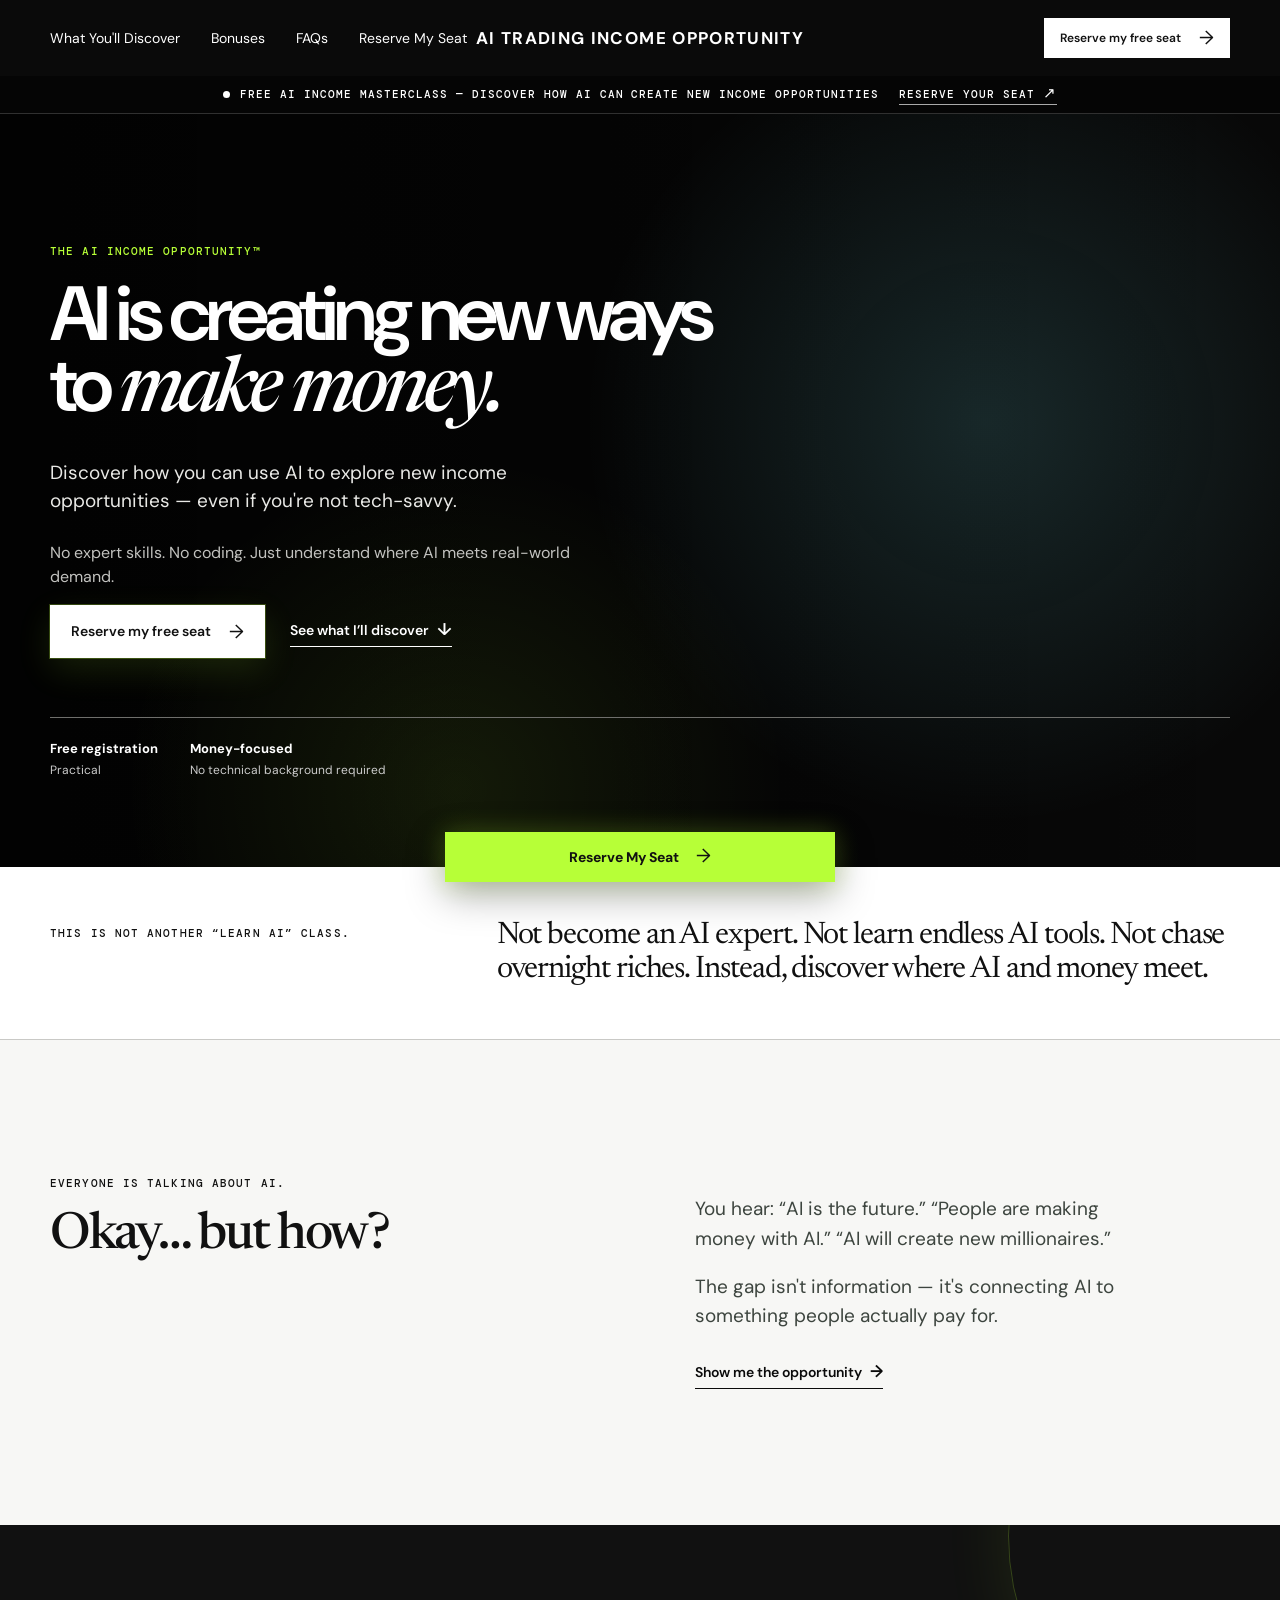
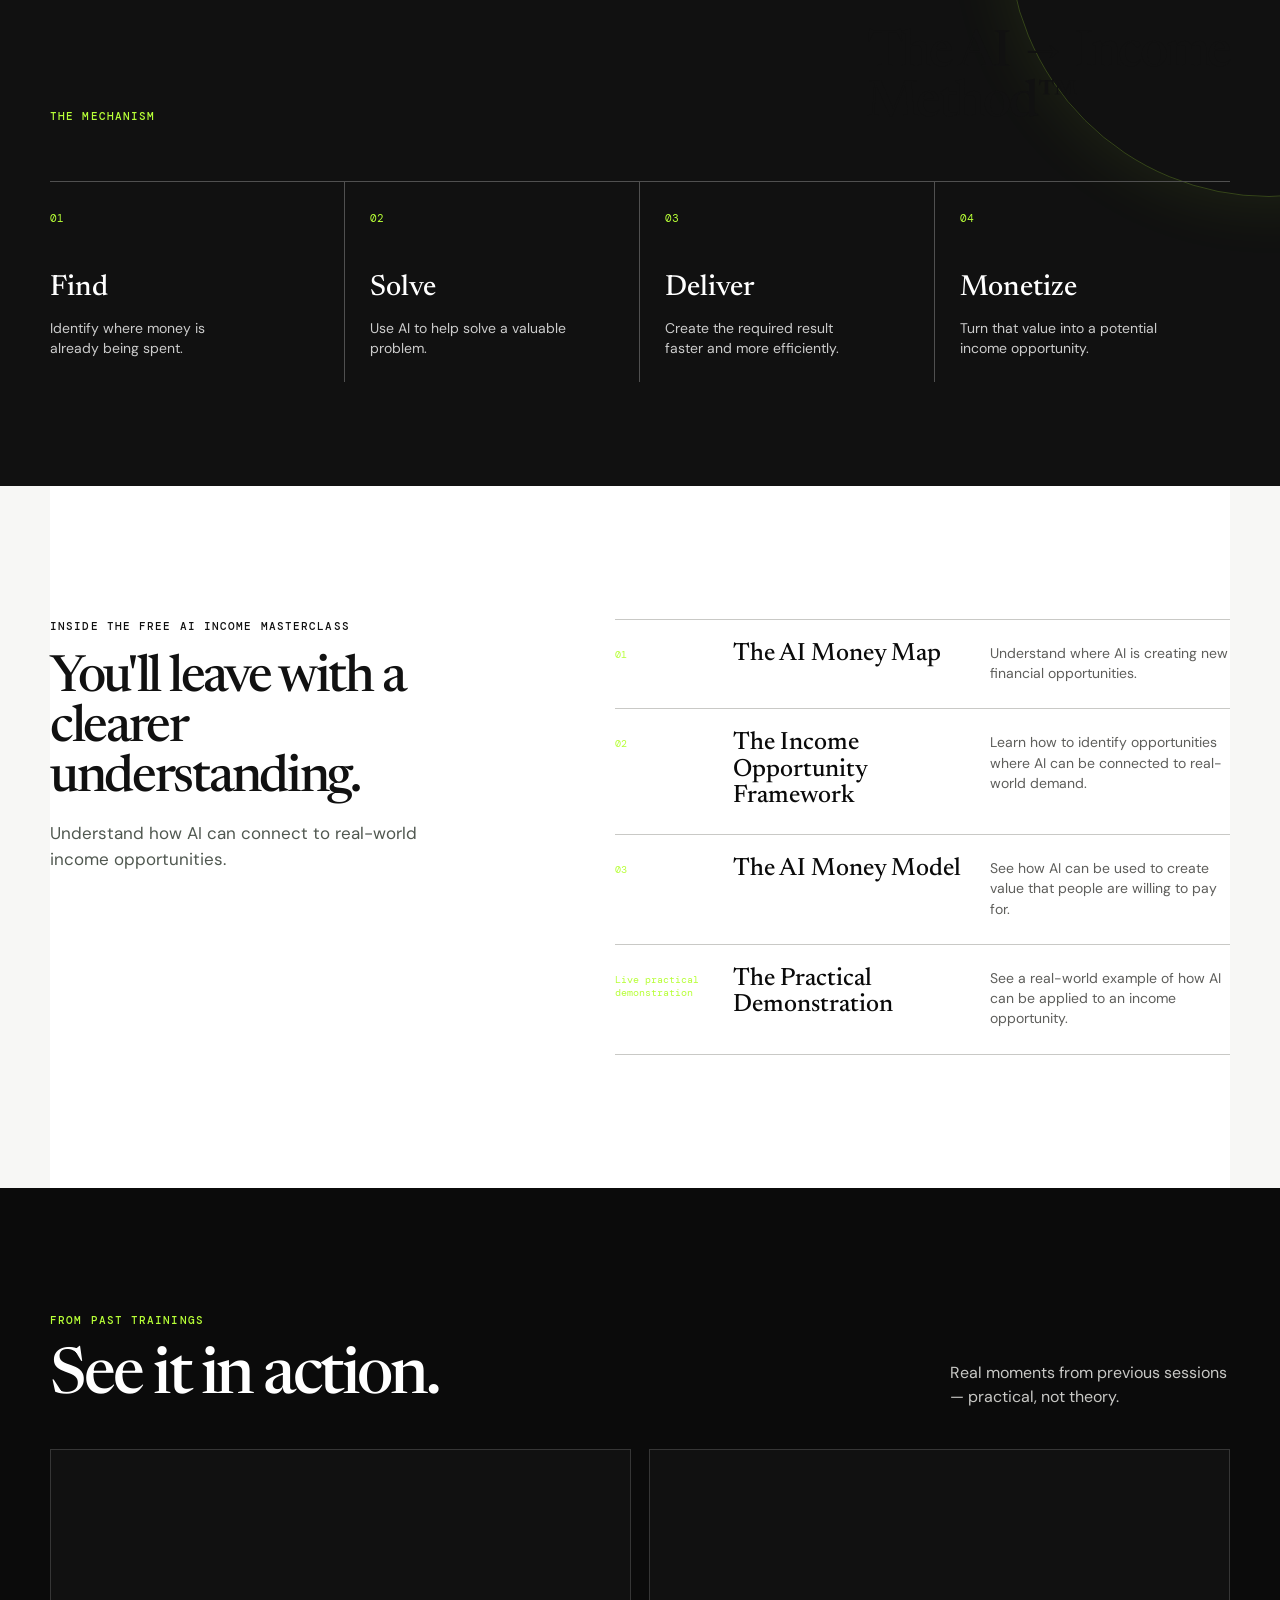
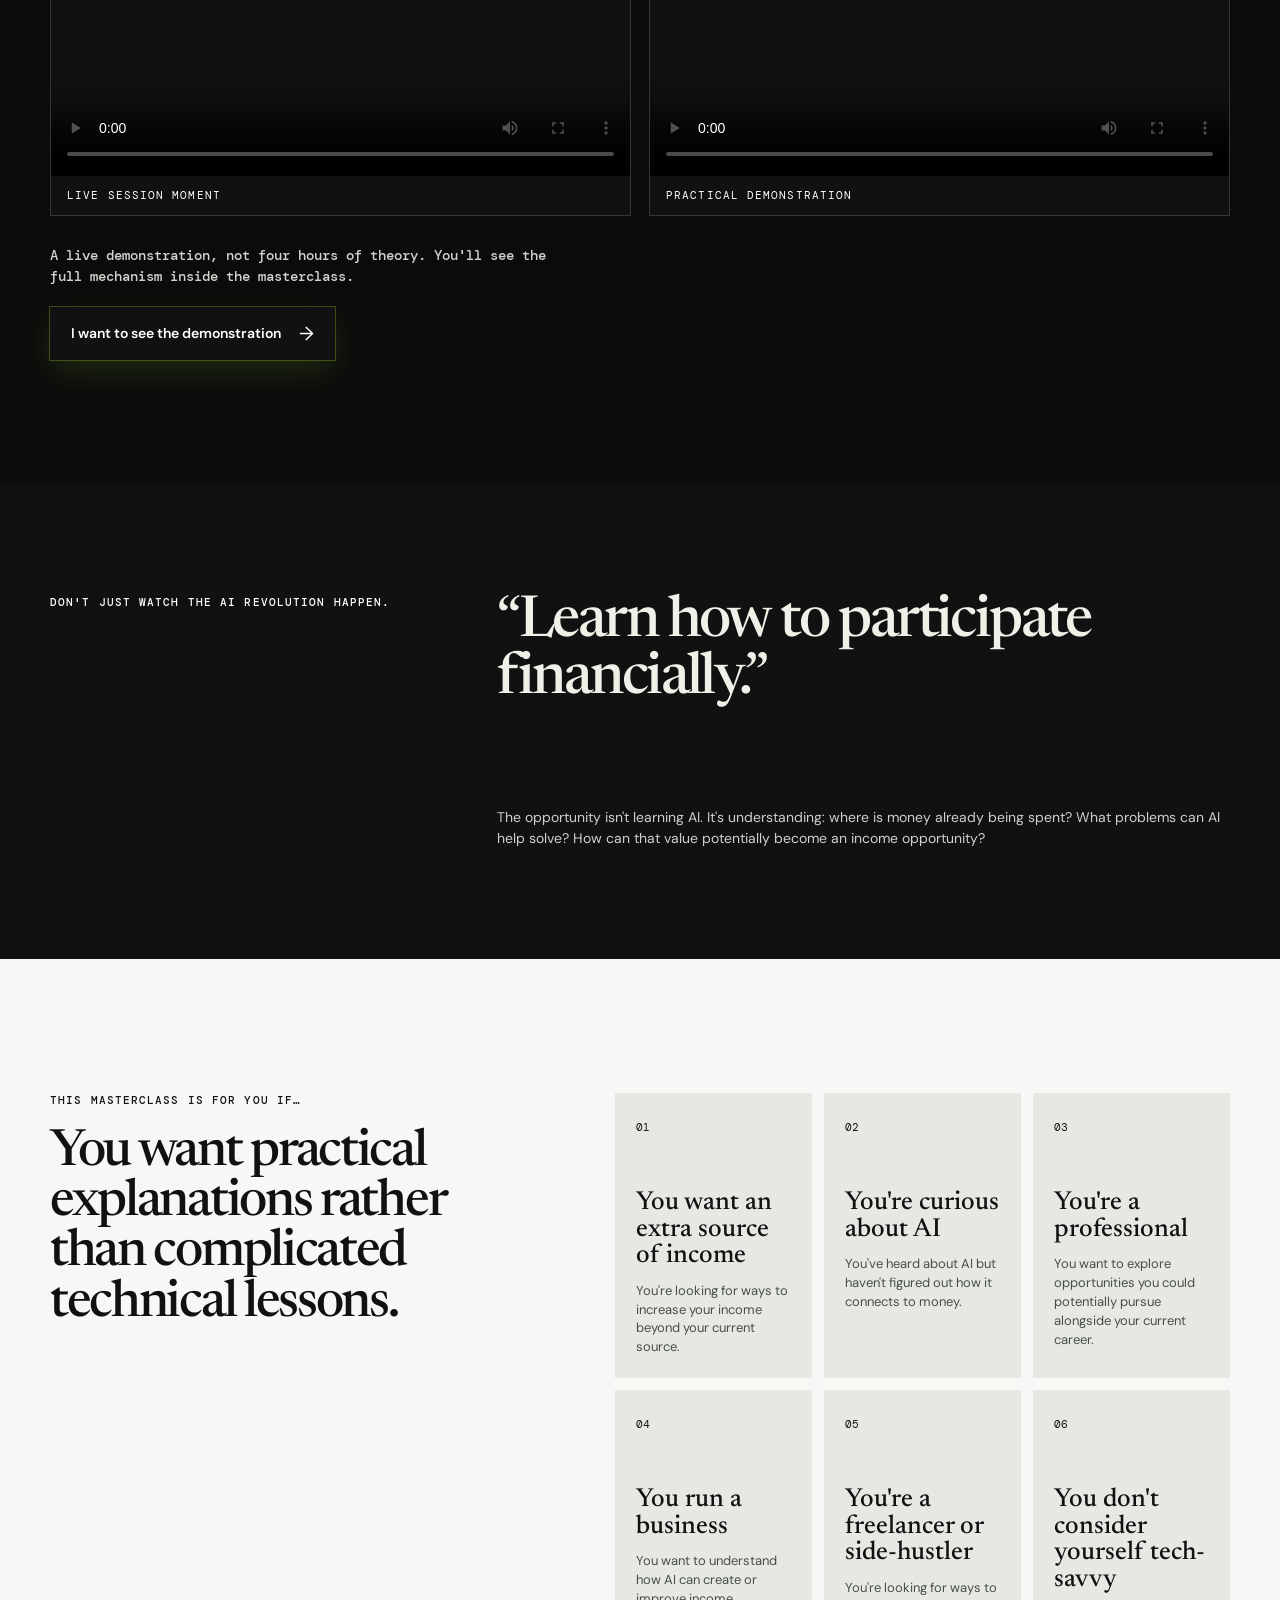
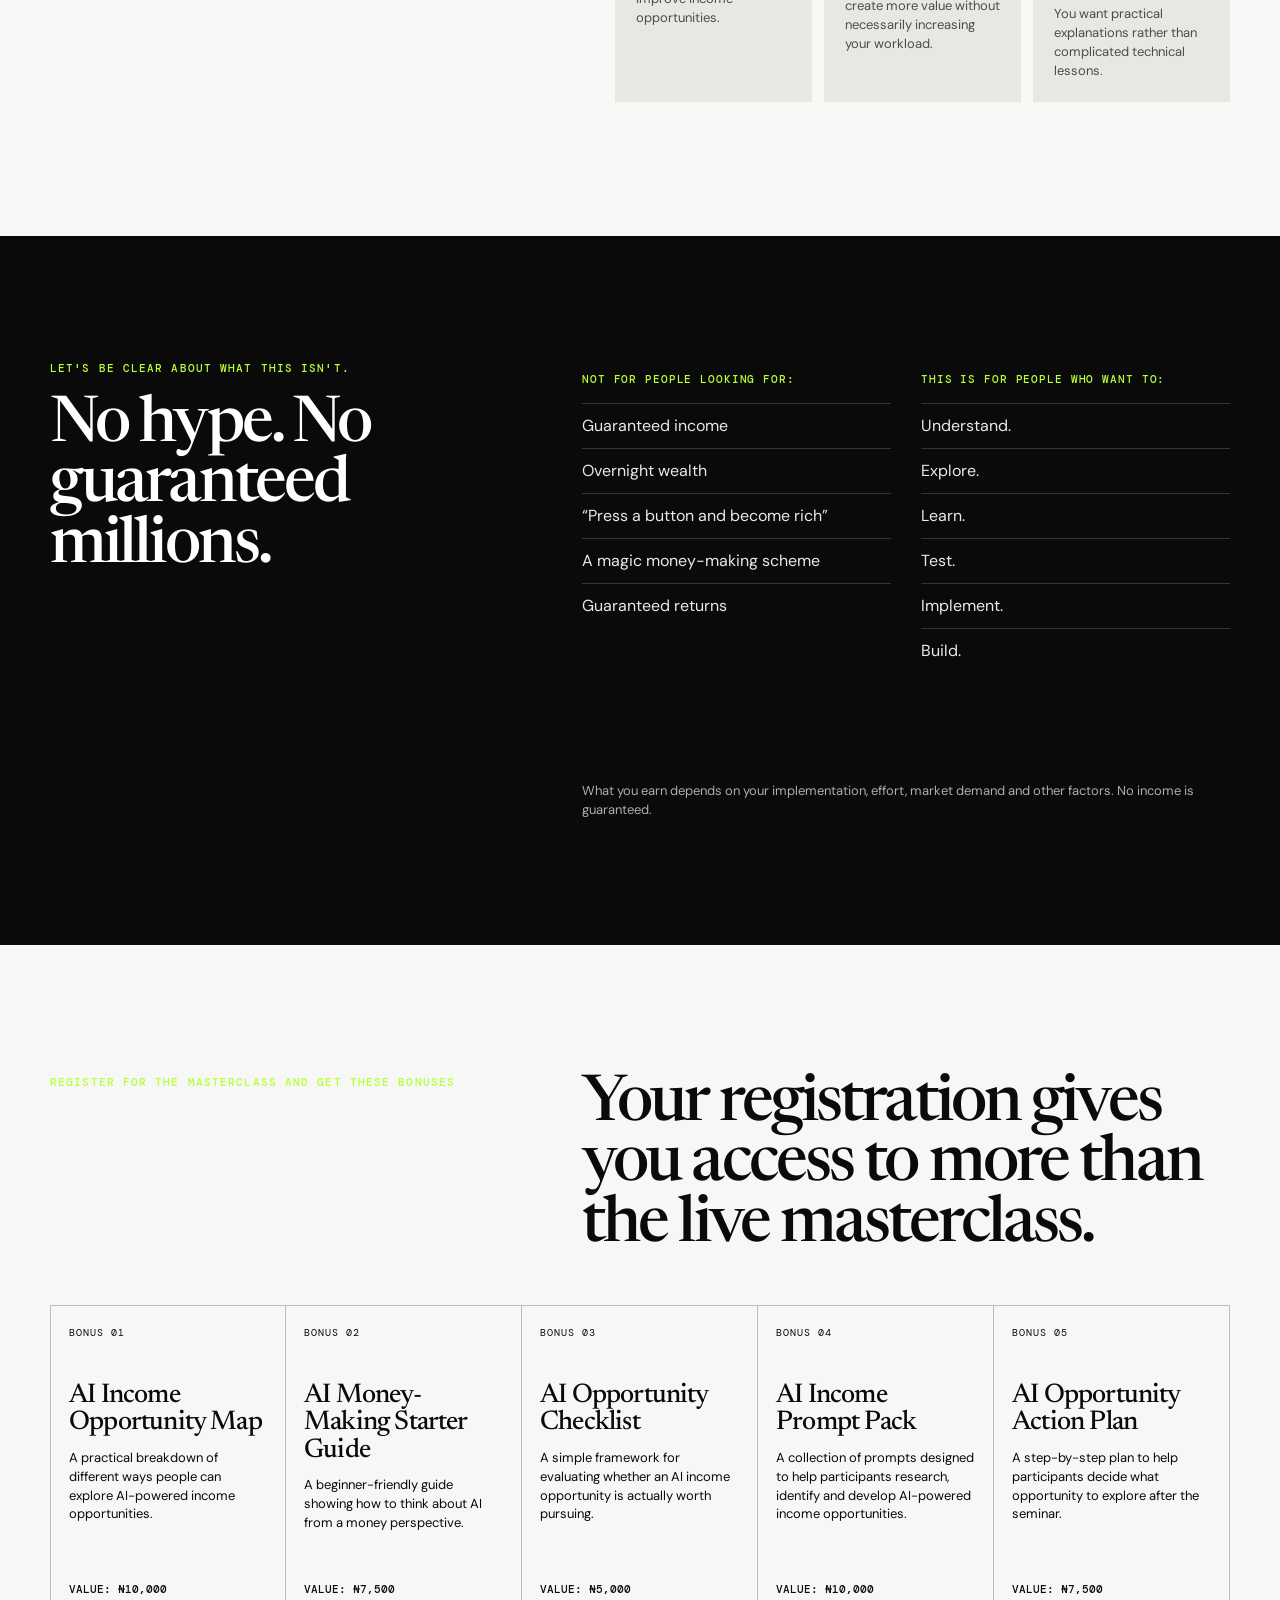
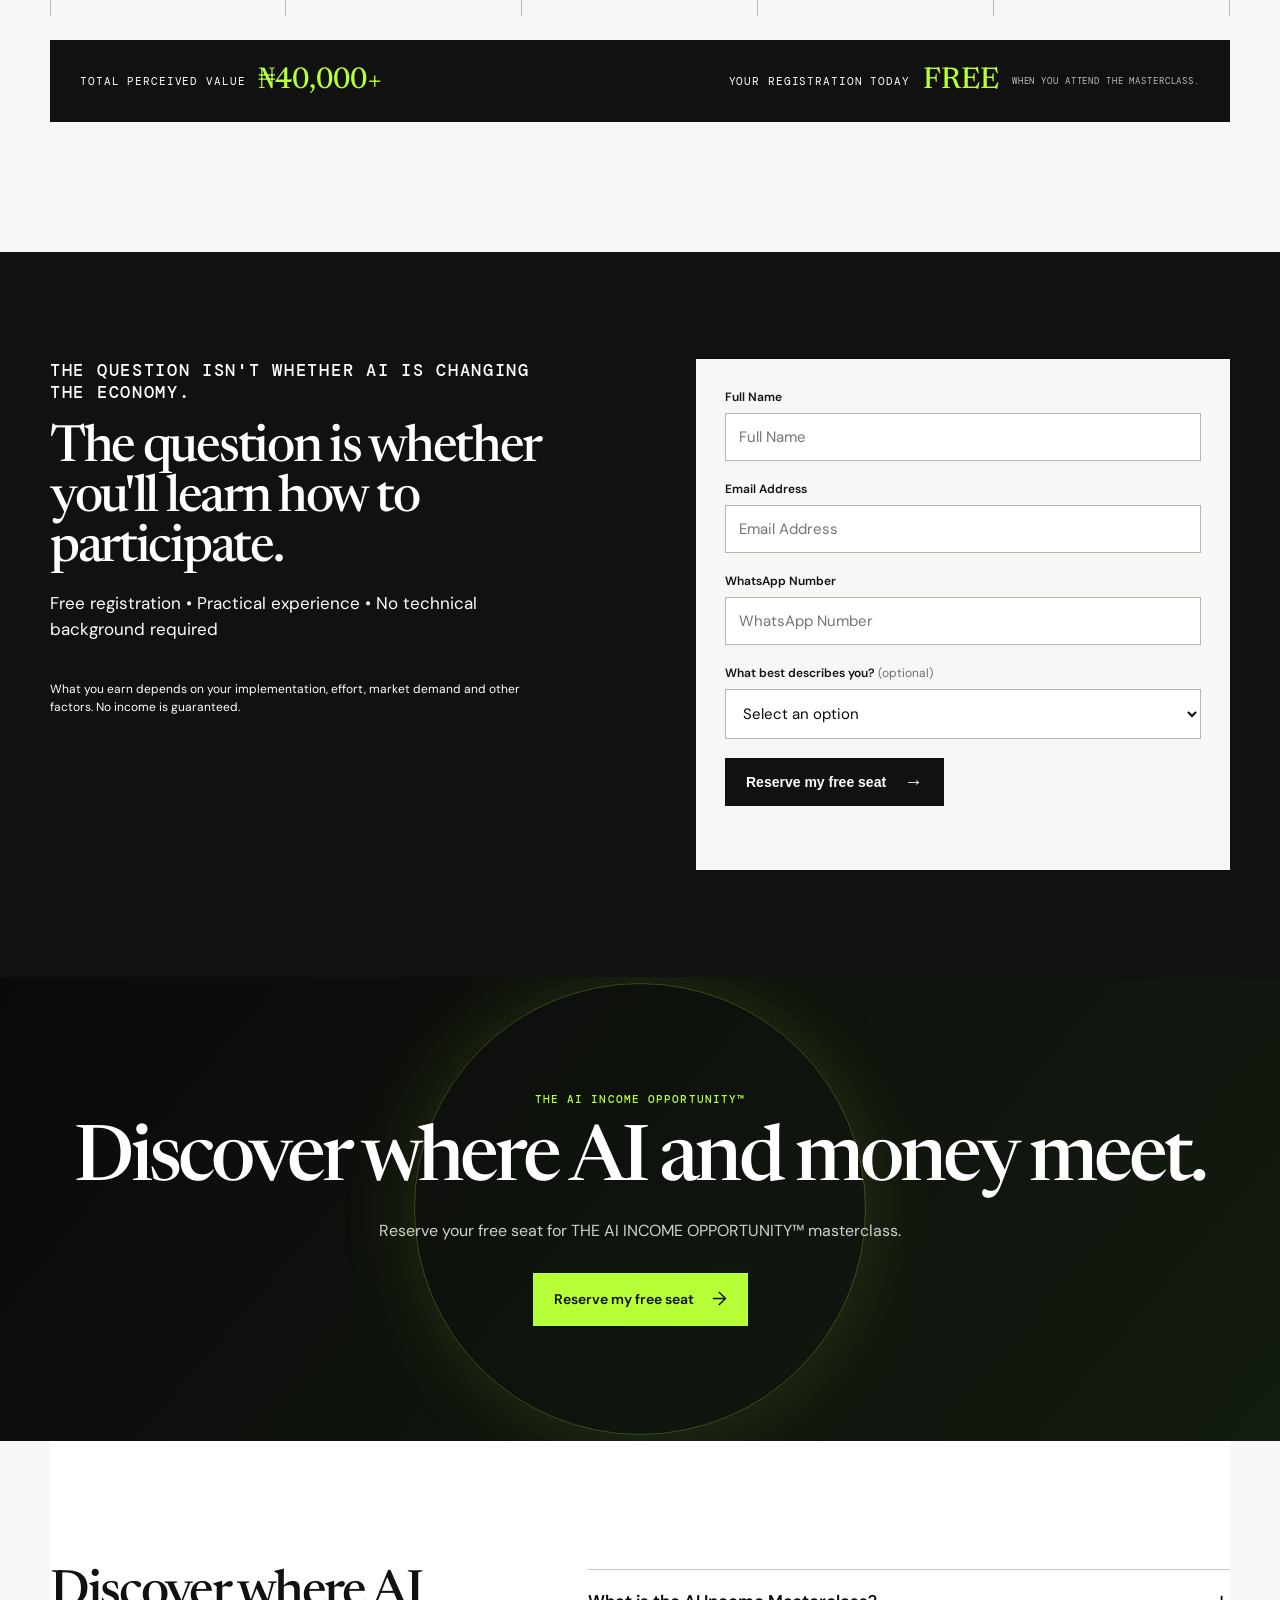
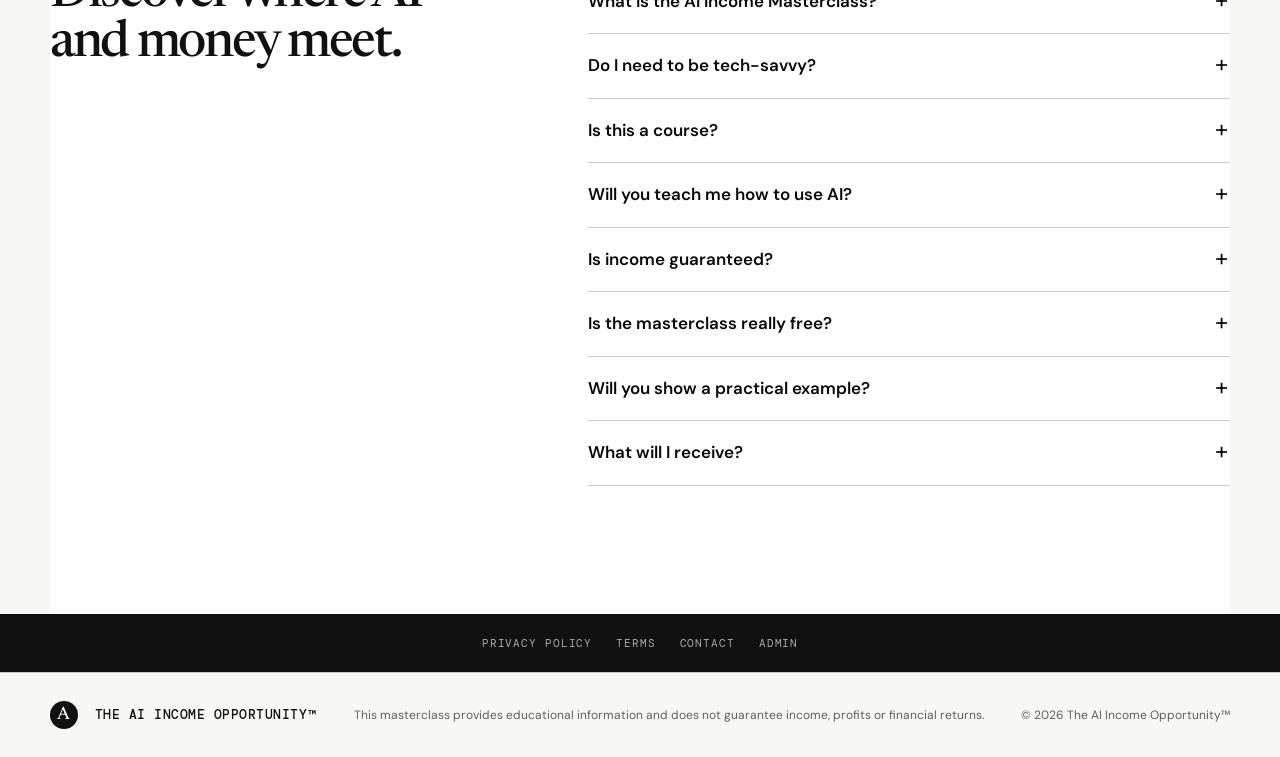
<file: index.html>
<!doctype html>
<html lang="en">
  <head>
    <meta charset="UTF-8" />
    <meta name="viewport" content="width=device-width, initial-scale=1.0" />
    <meta name="description" content="Discover how you can use AI to explore new income opportunities — even if you're not tech-savvy." />
    <title>AI Trading</title>
    <link rel="icon" type="image/png" href="favicon.png" />
    <link rel="preconnect" href="https://fonts.googleapis.com" />
    <link rel="preconnect" href="https://fonts.gstatic.com" crossorigin />
    <link href="https://fonts.googleapis.com/css2?family=DM+Mono:wght@400;500&family=DM+Sans:opsz,wght@9..40,400;9..40,500;9..40,600;9..40,700&family=Newsreader:opsz,wght@6..72,500;6..72,600&display=swap" rel="stylesheet" />
    <link rel="stylesheet" href="styles.css" />
    <style>
      /* Monochrome art direction and restrained motion layer */
      :root{--ink:#0a0a0a;--paper:#f7f7f5;--cream:#fff;--sage:#e7e7e5;--green:#111;--orange:#111;--line:#c9c9c6;--muted:#5e5e5b}
      body{background:var(--paper)}.announcement{background:#050505;color:#fff;border-bottom:1px solid #303030}.announcement a{color:#fff;border-color:#aaa}.status-dot{background:#fff}.site-header{background:#0a0a0a;width:100%;padding:0 max(32px,calc((100% - 1180px)/2));height:76px}.site-header .brand,nav a{color:#fff}.brand span{background:#fff;color:#0a0a0a}.site-header .button{background:#fff;color:#111;border-color:#fff}.site-header .button:hover{background:#dadada}.hero{width:100%;max-width:none;min-height:670px;padding:0;display:block;position:relative;isolation:isolate;overflow:hidden;background:#0a0a0a}.hero-copy{width:min(1180px,calc(100% - 64px));margin:auto;padding:130px 0 88px;position:relative;z-index:2}.hero-media{position:absolute;inset:0;z-index:-2;overflow:hidden}.hero-media video{width:100%;height:100%;object-fit:cover;filter:grayscale(1) contrast(1.1) brightness(.62)}.hero-media::after{content:"";position:absolute;inset:0;background:linear-gradient(90deg,rgba(0,0,0,.82) 0%,rgba(0,0,0,.61) 46%,rgba(0,0,0,.2) 100%)}.hero .eyebrow{color:#dadada}.hero h1{max-width:670px;color:#fff;font-family:"DM Sans",sans-serif;font-size:clamp(50px,6vw,88px);font-weight:600;line-height:.92;letter-spacing:-.065em;animation:rise .8s cubic-bezier(.2,.8,.2,1) both}.hero h1 em{color:#fff;font-family:"Newsreader",serif;font-weight:500}.hero-intro,.hero-support{max-width:570px;color:#e9e9e6}.hero-intro{animation:rise .8s .12s cubic-bezier(.2,.8,.2,1) both}.hero-support{color:#c2c2bf}.hero-actions{animation:rise .8s .22s cubic-bezier(.2,.8,.2,1) both}.hero .button{background:#fff;color:#111;border-color:#fff}.hero .button:hover{background:#d9d9d9}.hero .text-link{color:#fff;border-color:#fff}.hero-details{border-color:#6f6f6c;animation:rise .8s .32s cubic-bezier(.2,.8,.2,1) both}.hero-details strong{color:#fff}.hero-details span{color:#ccc}.hero-art{display:none}.proof-band{background:#fff;color:#111;border-bottom:1px solid var(--line)}.proof-band .eyebrow{color:#111}.split-section{background:#f7f7f5}.split-section h2,.framework-heading h2,.agenda-intro h2,.audience-section h2,.faq-grid h2,.register-section h2{color:#111}.framework-wrap{background:#111;color:#fff}.framework-heading .eyebrow,.framework span{color:#fff}.framework{border-color:#505050}.framework li,.framework li+li{border-color:#505050}.framework p{color:#ccc}.framework h3{color:#fff}.agenda-section{background:#fff}.agenda-list article{transition:padding .25s ease,background .25s ease}.agenda-list article:hover{padding-left:15px;background:#f0f0ee}.agenda-list span{color:#111}.quote-section{background:#111}.quote-section .eyebrow{color:#fff}.quote-note{color:#cfcfcb}.audience-section{background:#f7f7f5}.audience-cards article,.audience-cards article:nth-child(2),.audience-cards article:nth-child(3){background:#e7e7e4;color:#111;transition:transform .25s ease,background .25s ease}.audience-cards article:hover{transform:translateY(-7px);background:#fff}.audience-cards span{color:#111}.register-section{background:#111;color:#fff}.register-section .eyebrow{color:#fff}.register-section h2,.register-section>div>div>p{color:#fff}.small-print{color:#c5c5c0}.register-section form{background:#f7f7f5;color:#111}.register-section form .button{background:#111;color:#fff}.faq-section{background:#fff}.footer-inner{color:#111}.footer-inner .brand{color:#111}.footer-inner .brand span{background:#111;color:#fff}@keyframes rise{from{opacity:0;transform:translateY(22px)}to{opacity:1;transform:translateY(0)}}@keyframes reveal{from{opacity:0;transform:translateY(30px)}to{opacity:1;transform:translateY(0)}}.framework li,.agenda-list article,.audience-cards article,.faq-grid details{animation:reveal .7s both;animation-timeline:view();animation-range:entry 5% cover 26%}@media(prefers-reduced-motion:reduce){*,*::before,*::after{scroll-behavior:auto!important;animation-duration:.01ms!important;animation-iteration-count:1!important;transition-duration:.01ms!important}}@media(max-width:600px){.site-header{padding:0 18px}.hero-copy{width:min(100% - 36px,1180px);padding:98px 0 70px}.hero{min-height:620px}.hero-media::after{background:rgba(0,0,0,.58)}}
    </style>
    <style>
      :root{--neon:#b7ff37;--neon-blue:#83f5ff;--night:#070707}
      .site-header .brand span{box-shadow:0 0 22px rgba(183,255,55,.28)}.hero::before{content:"";position:absolute;inset:-40%;z-index:-1;background:radial-gradient(circle at 65% 45%,rgba(131,245,255,.14),transparent 24%),radial-gradient(circle at 42% 72%,rgba(183,255,55,.09),transparent 20%);animation:halo 10s ease-in-out infinite alternate}.hero .eyebrow,.agenda-list span{color:var(--neon)}.hero .button,.training-cta{box-shadow:0 0 0 1px rgba(183,255,55,.25),0 12px 35px rgba(183,255,55,.12)}.hero .button:hover,.training-cta:hover{box-shadow:0 0 30px rgba(183,255,55,.48)}.framework-wrap{position:relative;overflow:hidden}.framework-wrap::after{content:"";position:absolute;width:520px;height:520px;right:-250px;top:-250px;border:1px solid rgba(183,255,55,.22);border-radius:50%;box-shadow:0 0 70px rgba(183,255,55,.09)}.framework-heading,.framework{position:relative;z-index:1}.framework-heading .eyebrow,.framework span{color:var(--neon)}.training-section{padding:125px 0;background:#0b0b0b;color:#fff}.training-heading{display:flex;justify-content:space-between;align-items:end;margin-bottom:40px}.training-heading .eyebrow,.bonuses-section .eyebrow{color:var(--neon)}.training-heading h2,.bonuses-intro h2{font:500 clamp(44px,5vw,68px)/.95 "Newsreader",serif;letter-spacing:-.045em;margin:0}.training-heading>p{max-width:280px;color:#c8c8c5;margin:0}.training-grid{display:grid;grid-template-columns:1fr 1fr;gap:18px}.training-grid figure{margin:0;position:relative;overflow:hidden;border:1px solid #363636;background:#111}.training-grid video{width:100%;display:block;aspect-ratio:16/9;object-fit:cover;filter:grayscale(1) contrast(1.08);transition:filter .3s ease,transform .4s ease}.training-grid figure:hover video{filter:grayscale(0) contrast(1.04);transform:scale(1.025)}.training-grid figcaption{padding:13px 16px;text-transform:uppercase;font:11px "DM Mono",monospace;letter-spacing:.1em}.training-note{max-width:530px;margin:29px 0 20px;color:#d3d3ce;font:500 14px/1.5 "DM Mono",monospace}.clarity-section{padding:125px 0;background:#0a0a0a;color:#fff}.clarity-grid{display:grid;grid-template-columns:.8fr 1.2fr;gap:100px}.clarity-section .eyebrow{color:var(--neon)}.clarity-section h2{font:500 clamp(44px,5vw,68px)/.95 "Newsreader",serif;letter-spacing:-.045em;margin:0}.clarity-lists{display:grid;grid-template-columns:1fr 1fr;gap:30px}.list-label{font:500 11px "DM Mono",monospace;color:var(--neon);letter-spacing:.08em;text-transform:uppercase}.clarity-lists ul{list-style:none;margin:17px 0 0;padding:0}.clarity-lists li{padding:10px 0;border-top:1px solid #343434;color:#e9e9e7}.clarity-note{grid-column:2;font-size:13px;color:#adada8;margin:8px 0 0}.bonuses-section{padding:130px 0;background:#f7f7f5}.bonuses-intro{display:grid;grid-template-columns:.8fr 1.2fr;gap:100px;margin-bottom:48px}.bonus-grid{display:grid;grid-template-columns:repeat(5,1fr);border-top:1px solid #bbb}.bonus-grid article{min-height:310px;padding:20px 18px;border-right:1px solid #bbb;display:flex;flex-direction:column;transition:background .25s ease,color .25s ease,transform .25s ease}.bonus-grid article:first-child{border-left:1px solid #bbb}.bonus-grid article:hover{background:#111;color:#fff;transform:translateY(-8px)}.bonus-grid span{font:10px "DM Mono",monospace;letter-spacing:.1em;text-transform:uppercase}.bonus-grid h3{margin:43px 0 12px;font:500 27px/1.02 "Newsreader",serif;letter-spacing:-.03em}.bonus-grid p{font-size:13px;line-height:1.45;margin:0}.bonus-grid strong{margin-top:auto;padding-top:20px;font:500 11px "DM Mono",monospace;text-transform:uppercase}.value-bar{margin-top:24px;background:#111;color:#fff;padding:26px 30px;display:flex;justify-content:space-between;gap:40px;text-transform:uppercase;font:11px "DM Mono",monospace;letter-spacing:.08em}.value-bar span{display:flex;align-items:center;gap:13px}.value-bar strong{font:500 30px "Newsreader",serif;letter-spacing:0;color:var(--neon)}.value-bar small{color:#bdbdb8}.final-cta{background:linear-gradient(130deg,#0a0a0a,#131c10);color:#fff;padding:115px 0;text-align:center;position:relative;overflow:hidden}.final-cta::before{content:"";position:absolute;width:450px;height:450px;border-radius:50%;border:1px solid rgba(183,255,55,.25);box-shadow:0 0 80px rgba(183,255,55,.13);left:50%;top:50%;transform:translate(-50%,-50%)}.final-cta>div{position:relative}.final-cta .eyebrow{color:var(--neon)}.final-cta h2{font:500 clamp(48px,6vw,82px)/.92 "Newsreader",serif;letter-spacing:-.05em;margin:0}.final-cta p:not(.eyebrow){color:#d0d0cc;margin:21px 0 30px}.final-cta .button{background:var(--neon);border-color:var(--neon);color:#111}.final-cta .button:hover{box-shadow:0 0 35px rgba(183,255,55,.5);background:#d0ff78}@keyframes halo{to{transform:translate(7%,4%) scale(1.1)}}@media(max-width:900px){.training-heading,.bonuses-intro,.clarity-grid{grid-template-columns:1fr;display:grid;gap:28px}.bonus-grid{grid-template-columns:repeat(2,1fr)}.bonus-grid article:nth-child(3){border-left:1px solid #bbb}.clarity-note{grid-column:auto}.audience-cards{grid-template-columns:repeat(2,1fr)}}@media(max-width:600px){.training-section,.clarity-section,.bonuses-section{padding:75px 0}.training-heading{display:block}.training-heading>p{margin-top:18px}.training-grid,.clarity-lists{grid-template-columns:1fr}.bonus-grid{grid-template-columns:1fr}.bonus-grid article,.bonus-grid article:first-child,.bonus-grid article:nth-child(3){border-left:1px solid #bbb;min-height:210px}.bonus-grid h3{margin-top:22px}.value-bar{padding:22px;align-items:flex-start;flex-direction:column;gap:17px}.value-bar span{flex-wrap:wrap}.audience-cards{grid-template-columns:1fr}.final-cta{padding:80px 0}}
    </style>
    <style>.legal-links{display:flex;justify-content:center;gap:24px;padding:22px;background:#111}.legal-links a{color:#aaa;font:11px "DM Mono",monospace;text-decoration:none;text-transform:uppercase;letter-spacing:.08em}.legal-links a:hover{color:var(--neon)}.site-header{position:fixed;top:0;left:0;z-index:900}.site-header .brand{position:absolute;left:50%;transform:translateX(-50%);font:700 17px "DM Sans",sans-serif;letter-spacing:.08em;text-align:center}.site-header .brand span{display:none}body{padding-top:76px}.sticky-seat{position:fixed;z-index:1000;left:50%;bottom:18px;transform:translateX(-50%);width:min(390px,calc(100% - 36px));padding:15px 22px;background:var(--neon);border:1px solid var(--neon);box-shadow:0 12px 38px rgba(0,0,0,.34),0 0 26px rgba(183,255,55,.28);color:#111;font:700 14px "DM Sans",sans-serif;text-align:center;text-decoration:none;transition:transform .2s ease,box-shadow .2s ease}.sticky-seat:hover{transform:translateX(-50%) translateY(-3px);box-shadow:0 16px 42px rgba(0,0,0,.4),0 0 34px rgba(183,255,55,.42)}.sticky-seat span{font-size:19px;font-weight:400;line-height:0;margin-left:14px}@media(max-width:600px){body{padding-top:67px}.site-header .brand{font-size:12px;letter-spacing:.05em}.legal-links{gap:16px}.sticky-seat{bottom:12px;padding:14px 18px;width:calc(100% - 24px)}}</style>
  </head>
  <body>
    <div class="announcement"><span class="status-dot"></span> Free AI Income Masterclass — Discover how AI can create new income opportunities <a href="#register">Reserve your seat <span>↗</span></a></div>
    <header class="site-header">
      <a class="brand" href="#top" aria-label="AI Trading Income Opportunity home">AI TRADING INCOME OPPORTUNITY</a>
      <nav aria-label="Primary navigation"><a href="#discover">What You'll Discover</a><a href="#bonuses">Bonuses</a><a href="#faqs">FAQs</a><a href="#register">Reserve My Seat</a></nav>
      <a class="button button-small" href="#register">Reserve my free seat <span>→</span></a>
    </header>

    <main id="top">
      <section class="hero section-shell">
        <div class="hero-media" aria-hidden="true"><video autoplay muted loop playsinline preload="metadata" poster="https://aiincomeopportunity.lovable.app/__l5e/assets-v1/8ece375e-af40-49a6-9e4c-bea963bdabbd/training-1-poster.jpg"><source src="https://aiincomeopportunity.lovable.app/__l5e/assets-v1/ef4cfc10-b33c-4772-bc70-ac91feba5f12/training-1.mp4" type="video/mp4" /></video></div>
        <div class="hero-copy">
          <p class="eyebrow">The AI Income Opportunity™</p>
          <h1>AI is creating new ways to <em>make money.</em></h1>
          <p class="hero-intro">Discover how you can use AI to explore new income opportunities — even if you're not tech-savvy.</p>
          <p class="hero-support">No expert skills. No coding. Just understand where AI meets real-world demand.</p>
          <div class="hero-actions"><a class="button" href="#register">Reserve my free seat <span>→</span></a><a class="text-link" href="#discover">See what I’ll discover <span>↓</span></a></div>
          <ul class="hero-details" aria-label="Masterclass details"><li><strong>Free registration</strong><span>Practical</span></li><li><strong>Money-focused</strong><span>No technical background required</span></li></ul>
        </div>
        <div class="hero-art" aria-label="Abstract illustration of a path from insight to service to income" role="img">
          <div class="art-label art-label-top">WHERE AI MEETS REAL-WORLD DEMAND</div>
          <div class="orbit orbit-one"></div><div class="orbit orbit-two"></div>
          <div class="route"><span class="route-point point-one">01</span><span class="route-point point-two">02</span><span class="route-point point-three">03</span></div>
          <div class="art-card card-one"><small>FIND</small><strong>Where money is already being spent</strong></div>
          <div class="art-card card-two"><small>SOLVE</small><strong>Use AI to help solve a valuable problem</strong></div>
          <div class="art-card card-three"><small>MONETIZE</small><strong>Turn value into opportunity</strong></div>
          <div class="art-stamp">AI → VALUE<br />→ INCOME</div>
        </div>
      </section>

      <section class="proof-band"><div class="section-shell proof-grid"><p class="eyebrow">This is not another “learn AI” class.</p><p class="proof-statement">Not become an AI expert. Not learn endless AI tools. Not chase overnight riches. Instead, discover where AI and money meet.</p></div></section>

      <section class="section-shell split-section" id="approach">
        <div><p class="eyebrow">Everyone is talking about AI.</p><h2>Okay… but how?</h2></div>
        <div class="body-copy"><p>You hear: “AI is the future.” “People are making money with AI.” “AI will create new millionaires.”</p><p>The gap isn't information — it's connecting AI to something people actually pay for.</p><a class="text-link" href="#approach">Show me the opportunity <span>→</span></a></div>
      </section>

      <section class="framework-wrap"><div class="section-shell"><div class="framework-heading"><p class="eyebrow">The mechanism</p><h2>The AI → Income<br />Method™</h2></div><ol class="framework"><li><span>01</span><div><h3>Find</h3><p>Identify where money is already being spent.</p></div></li><li><span>02</span><div><h3>Solve</h3><p>Use AI to help solve a valuable problem.</p></div></li><li><span>03</span><div><h3>Deliver</h3><p>Create the required result faster and more efficiently.</p></div></li><li><span>04</span><div><h3>Monetize</h3><p>Turn that value into a potential income opportunity.</p></div></li></ol></div></section>

      <section class="section-shell agenda-section" id="discover">
        <div class="agenda-intro"><p class="eyebrow">Inside the free AI income masterclass</p><h2>You'll leave with a clearer understanding.</h2><p>Understand how AI can connect to real-world income opportunities.</p></div>
        <div class="agenda-list"><article><span>01</span><h3>The AI Money Map</h3><p>Understand where AI is creating new financial opportunities.</p></article><article><span>02</span><h3>The Income Opportunity Framework</h3><p>Learn how to identify opportunities where AI can be connected to real-world demand.</p></article><article><span>03</span><h3>The AI Money Model</h3><p>See how AI can be used to create value that people are willing to pay for.</p></article><article><span>Live practical demonstration</span><h3>The Practical Demonstration</h3><p>See a real-world example of how AI can be applied to an income opportunity.</p></article></div>
      </section>

      <section class="training-section"><div class="section-shell"><div class="training-heading"><div><p class="eyebrow">From past trainings</p><h2>See it in action.</h2></div><p>Real moments from previous sessions — practical, not theory.</p></div><div class="training-grid"><figure><video controls preload="metadata" poster="https://aiincomeopportunity.lovable.app/__l5e/assets-v1/8ece375e-af40-49a6-9e4c-bea963bdabbd/training-1-poster.jpg"><source src="https://aiincomeopportunity.lovable.app/__l5e/assets-v1/ef4cfc10-b33c-4772-bc70-ac91feba5f12/training-1.mp4" type="video/mp4" /></video><figcaption>Live session moment</figcaption></figure><figure><video controls preload="metadata" poster="https://aiincomeopportunity.lovable.app/__l5e/assets-v1/ab4ba5a8-8a8f-44df-b147-c9dd3ab291fc/training-2-poster.jpg"><source src="https://aiincomeopportunity.lovable.app/__l5e/assets-v1/43f016a4-5deb-4037-a8da-1e3332b26d99/training-2.mp4" type="video/mp4" /></video><figcaption>Practical demonstration</figcaption></figure></div><p class="training-note">A live demonstration, not four hours of theory. You'll see the full mechanism inside the masterclass.</p><a class="button training-cta" href="#register">I want to see the demonstration <span>→</span></a></div></section>

      <section class="quote-section"><div class="section-shell quote-grid"><p class="eyebrow">Don't just watch the AI revolution happen.</p><blockquote>“Learn how to participate financially.”</blockquote><p class="quote-note">The opportunity isn't learning AI. It's understanding: where is money already being spent? What problems can AI help solve? How can that value potentially become an income opportunity?</p></div></section>

      <section class="section-shell audience-section"><div><p class="eyebrow">This masterclass is for you if…</p><h2>You want practical explanations rather than complicated technical lessons.</h2></div><div class="audience-cards"><article><span>01</span><h3>You want an extra source of income</h3><p>You're looking for ways to increase your income beyond your current source.</p></article><article><span>02</span><h3>You're curious about AI</h3><p>You've heard about AI but haven't figured out how it connects to money.</p></article><article><span>03</span><h3>You're a professional</h3><p>You want to explore opportunities you could potentially pursue alongside your current career.</p></article><article><span>04</span><h3>You run a business</h3><p>You want to understand how AI can create or improve income opportunities.</p></article><article><span>05</span><h3>You're a freelancer or side-hustler</h3><p>You're looking for ways to create more value without necessarily increasing your workload.</p></article><article><span>06</span><h3>You don't consider yourself tech-savvy</h3><p>You want practical explanations rather than complicated technical lessons.</p></article></div></section>

      <section class="clarity-section"><div class="section-shell clarity-grid"><div><p class="eyebrow">Let's be clear about what this isn't.</p><h2>No hype. No guaranteed millions.</h2></div><div class="clarity-lists"><div><p class="list-label">Not for people looking for:</p><ul><li>Guaranteed income</li><li>Overnight wealth</li><li>“Press a button and become rich”</li><li>A magic money-making scheme</li><li>Guaranteed returns</li></ul></div><div><p class="list-label">This is for people who want to:</p><ul><li>Understand.</li><li>Explore.</li><li>Learn.</li><li>Test.</li><li>Implement.</li><li>Build.</li></ul></div></div><p class="clarity-note">What you earn depends on your implementation, effort, market demand and other factors. No income is guaranteed.</p></div></section>

      <section class="bonuses-section" id="bonuses"><div class="section-shell"><div class="bonuses-intro"><p class="eyebrow">Register for the masterclass and get these bonuses</p><h2>Your registration gives you access to more than the live masterclass.</h2></div><div class="bonus-grid"><article><span>Bonus 01</span><h3>AI Income Opportunity Map</h3><p>A practical breakdown of different ways people can explore AI-powered income opportunities.</p><strong>Value: ₦10,000</strong></article><article><span>Bonus 02</span><h3>AI Money-Making Starter Guide</h3><p>A beginner-friendly guide showing how to think about AI from a money perspective.</p><strong>Value: ₦7,500</strong></article><article><span>Bonus 03</span><h3>AI Opportunity Checklist</h3><p>A simple framework for evaluating whether an AI income opportunity is actually worth pursuing.</p><strong>Value: ₦5,000</strong></article><article><span>Bonus 04</span><h3>AI Income Prompt Pack</h3><p>A collection of prompts designed to help participants research, identify and develop AI-powered income opportunities.</p><strong>Value: ₦10,000</strong></article><article><span>Bonus 05</span><h3>AI Opportunity Action Plan</h3><p>A step-by-step plan to help participants decide what opportunity to explore after the seminar.</p><strong>Value: ₦7,500</strong></article></div><div class="value-bar"><span>Total perceived value <strong>₦40,000+</strong></span><span>Your registration today <strong>Free</strong><small>When you attend the masterclass.</small></span></div></div></section>

      <section class="register-section" id="register"><div class="section-shell register-grid"><div><p class="eyebrow">The question isn't whether AI is changing the economy.</p><h2>The question is whether you'll learn how to participate.</h2><p>Free registration • Practical experience • No technical background required</p><p class="small-print">What you earn depends on your implementation, effort, market demand and other factors. No income is guaranteed.</p></div><form id="registration-form" novalidate><label>Full Name<input name="name" type="text" autocomplete="name" placeholder="Full Name" required /></label><label>Email Address<input name="email" type="email" autocomplete="email" placeholder="Email Address" required /></label><label>WhatsApp Number<input name="whatsapp" type="tel" autocomplete="tel" placeholder="WhatsApp Number" required /></label><label>What best describes you? <span class="optional">(optional)</span><select name="role"><option value="">Select an option</option><option>Student</option><option>Professional</option><option>Business Owner</option><option>Freelancer</option><option>Job Seeker</option><option>Other</option></select></label><button class="button" type="submit">Reserve my free seat <span>→</span></button><p class="form-message" aria-live="polite"></p></form></div></section>

      <section class="final-cta"><div class="section-shell"><p class="eyebrow">The AI Income Opportunity™</p><h2>Discover where AI and money meet.</h2><p>Reserve your free seat for THE AI INCOME OPPORTUNITY™ masterclass.</p><a class="button" href="#register">Reserve my free seat <span>→</span></a></div></section>

      <section class="section-shell faq-section" id="faqs"><p class="eyebrow">Frequently asked questions</p><div class="faq-grid"><h2>Discover where AI and money meet.</h2><div><details><summary>What is the AI Income Masterclass?</summary><p>A practical masterclass for understanding how AI can connect to real-world income opportunities.</p></details><details><summary>Do I need to be tech-savvy?</summary><p>No technical background is required.</p></details><details><summary>Is this a course?</summary><p>This is a masterclass designed to help you understand and explore the opportunity.</p></details><details><summary>Will you teach me how to use AI?</summary><p>You will see how AI can be applied to an income opportunity through a live practical demonstration.</p></details><details><summary>Is income guaranteed?</summary><p>No income is guaranteed. Results vary based on individual implementation, effort, market conditions and other factors.</p></details><details><summary>Is the masterclass really free?</summary><p>Your registration today is free when you attend the masterclass.</p></details><details><summary>Will you show a practical example?</summary><p>Yes. You'll see a real-world example of how AI can be applied to an income opportunity.</p></details><details><summary>What will I receive?</summary><p>You'll receive access to the masterclass plus the five listed bonus resources.</p></details></div></div></section>
    </main>
    <a class="sticky-seat" href="#register">Reserve My Seat <span>→</span></a>
    <nav class="legal-links" aria-label="Legal"><a href="#top">Privacy Policy</a><a href="#top">Terms</a><a href="#top">Contact</a><a href="admin.html">Admin</a></nav>
    <footer><div class="section-shell footer-inner"><a class="brand" href="#top"><span>A</span> THE AI INCOME OPPORTUNITY™</a><p>This masterclass provides educational information and does not guarantee income, profits or financial returns.</p><p>© <span id="year"></span> The AI Income Opportunity™</p></div></footer>
    <script src="sheets-config.js"></script>
    <script src="app.js"></script>
  </body>
</html>
</file>
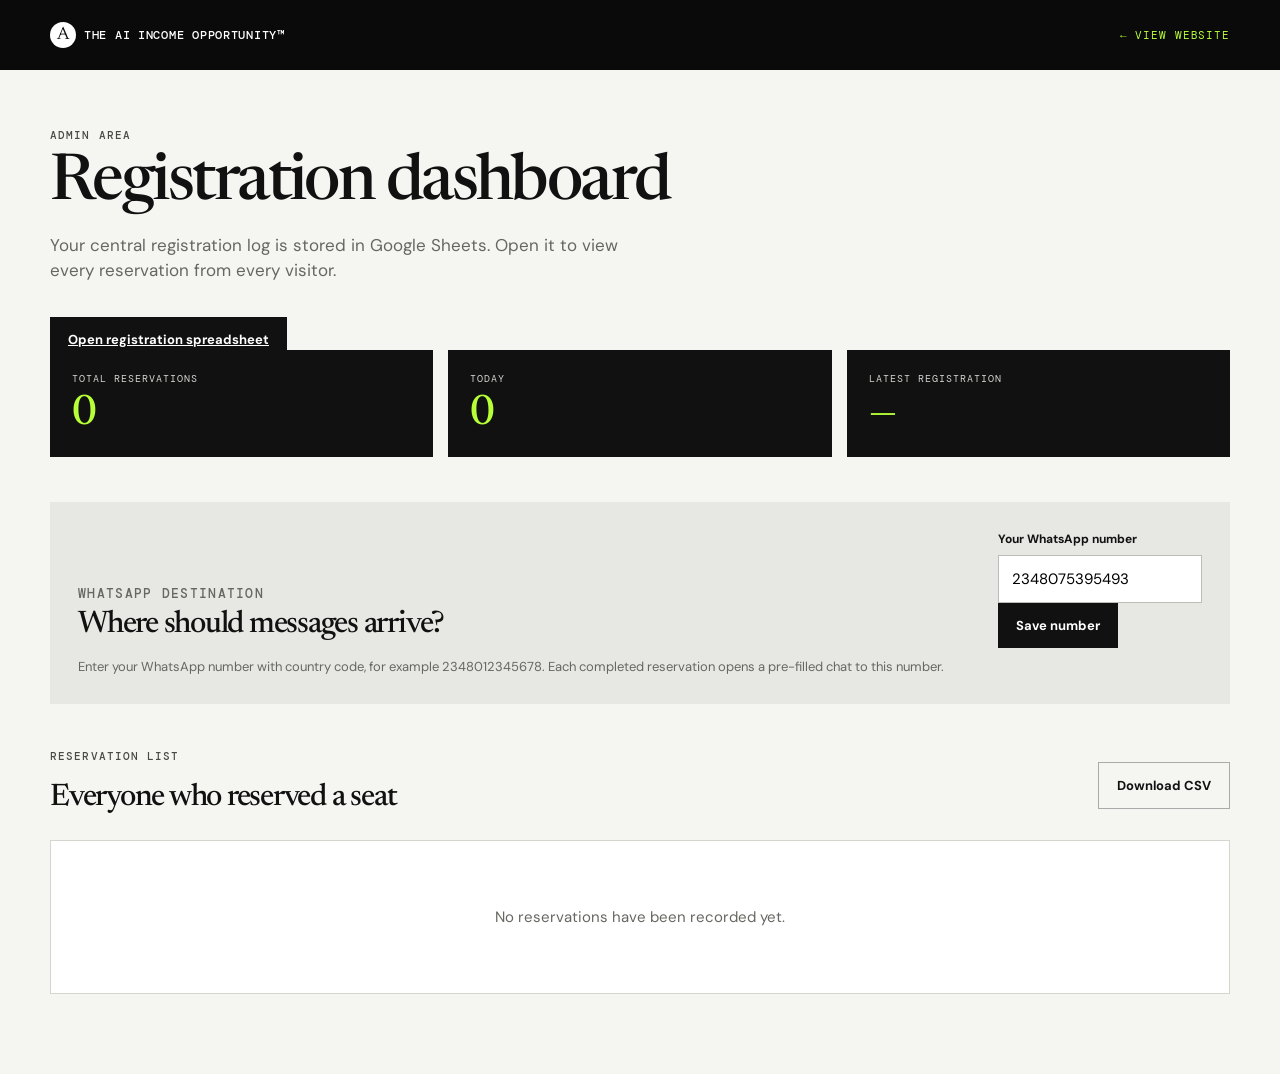
<file: admin.html>
<!doctype html>
<html lang="en">
  <head>
    <meta charset="UTF-8" />
    <meta name="viewport" content="width=device-width, initial-scale=1.0" />
    <meta name="robots" content="noindex" />
    <title>Registration Dashboard | The AI Income Opportunity™</title>
    <link rel="icon" type="image/png" href="favicon.png" />
    <link rel="preconnect" href="https://fonts.googleapis.com" />
    <link rel="preconnect" href="https://fonts.gstatic.com" crossorigin />
    <link href="https://fonts.googleapis.com/css2?family=DM+Mono:wght@400;500&family=DM+Sans:opsz,wght@9..40,400;9..40,500;9..40,600;9..40,700&family=Newsreader:opsz,wght@6..72,500;6..72,600&display=swap" rel="stylesheet" />
    <style>
      :root{--neon:#b7ff37;--ink:#111;--muted:#676762;--paper:#f5f5f2;--line:#d5d5d0}*{box-sizing:border-box}body{margin:0;background:var(--paper);color:var(--ink);font:15px/1.5 "DM Sans",sans-serif}.topbar{background:#0a0a0a;color:#fff;padding:22px max(24px,calc((100% - 1180px)/2));display:flex;align-items:center;justify-content:space-between;gap:20px}.brand{color:#fff;text-decoration:none;font:500 12px "DM Mono",monospace;letter-spacing:.06em}.brand span{display:inline-grid;place-items:center;width:26px;height:26px;margin-right:8px;border-radius:50%;background:#fff;color:#111;font:18px "Newsreader",serif}.back{color:var(--neon);font:11px "DM Mono",monospace;text-decoration:none;text-transform:uppercase;letter-spacing:.08em}.dashboard{width:min(1180px,calc(100% - 48px));margin:0 auto;padding:58px 0 80px}.eyebrow{margin:0 0 12px;color:#4a4a45;font:500 11px "DM Mono",monospace;text-transform:uppercase;letter-spacing:.1em}h1,h2{font-family:"Newsreader",serif;font-weight:500;letter-spacing:-.04em}h1{font-size:clamp(42px,5vw,66px);line-height:.95;margin:0}h2{font-size:31px;margin:0}.intro{max-width:600px;color:var(--muted);font-size:17px;margin:18px 0 44px}.stats{display:grid;grid-template-columns:repeat(3,1fr);gap:15px;margin-bottom:45px}.stat{padding:22px;background:#111;color:#fff}.stat span{display:block;color:#d4d4d0;font:10px "DM Mono",monospace;text-transform:uppercase;letter-spacing:.1em}.stat strong{display:block;margin-top:8px;font:500 42px/1 "Newsreader",serif;color:var(--neon)}.settings{display:grid;grid-template-columns:1fr auto;gap:24px;align-items:end;padding:28px;background:#e7e7e3;margin-bottom:45px}.settings p{margin:8px 0 0;color:var(--muted);font-size:13px}.settings label{display:block;font-size:12px;font-weight:700}.settings input{display:block;width:min(380px,100%);padding:13px;margin-top:7px;border:1px solid #bdbdb8;background:#fff;font:15px "DM Sans",sans-serif}.button{border:0;background:#111;color:#fff;padding:14px 18px;cursor:pointer;font:700 13px "DM Sans",sans-serif}.button:hover{background:#30302e}.button.secondary{background:transparent;border:1px solid #aaa;color:#111}.button.secondary:hover{background:#ddd}.section-heading{display:flex;align-items:center;justify-content:space-between;gap:20px;margin-bottom:18px}.table-wrap{overflow:auto;border:1px solid var(--line);background:#fff}table{border-collapse:collapse;width:100%;min-width:800px;text-align:left}th,td{padding:16px;border-bottom:1px solid var(--line);vertical-align:top}th{background:#f0f0ed;font:500 10px "DM Mono",monospace;text-transform:uppercase;letter-spacing:.09em}td{font-size:14px}td small{display:block;color:var(--muted);font-size:12px}.empty{padding:50px;text-align:center;color:var(--muted)}.notice{min-height:20px;margin:10px 0 0;font-size:13px;color:#255f20}@media(max-width:650px){.topbar{padding:18px}.brand{font-size:9px}.dashboard{width:min(100% - 32px,1180px);padding-top:40px}.stats{grid-template-columns:1fr}.settings{grid-template-columns:1fr}.settings input{width:100%}.section-heading{align-items:flex-start;flex-direction:column}}
    </style>
  </head>
  <body>
    <header class="topbar"><a class="brand" href="index.html"><span>A</span>THE AI INCOME OPPORTUNITY™</a><a class="back" href="index.html">← View website</a></header>
    <main class="dashboard">
      <p class="eyebrow">Admin area</p><h1>Registration dashboard</h1><p class="intro">Your central registration log is stored in Google Sheets. Open it to view every reservation from every visitor.</p><a class="button" id="open-spreadsheet" target="_blank" rel="noopener" href="#">Open registration spreadsheet</a>
      <section class="stats" aria-label="Registration totals"><article class="stat"><span>Total reservations</span><strong id="total-count">0</strong></article><article class="stat"><span>Today</span><strong id="today-count">0</strong></article><article class="stat"><span>Latest registration</span><strong id="latest-time">—</strong></article></section>
      <section class="settings" aria-labelledby="whatsapp-heading"><div><p class="eyebrow" id="whatsapp-heading">WhatsApp destination</p><h2>Where should messages arrive?</h2><p>Enter your WhatsApp number with country code, for example 2348012345678. Each completed reservation opens a pre-filled chat to this number.</p></div><div><label for="admin-whatsapp">Your WhatsApp number<input id="admin-whatsapp" type="tel" inputmode="numeric" placeholder="2348012345678" /></label><button class="button" id="save-whatsapp" type="button">Save number</button><p class="notice" id="settings-message" aria-live="polite"></p></div></section>
      <section><div class="section-heading"><div><p class="eyebrow">Reservation list</p><h2>Everyone who reserved a seat</h2></div><button class="button secondary" id="export-csv" type="button">Download CSV</button></div><div class="table-wrap" id="registrations-table"></div></section>
    </main>
    <script src="sheets-config.js"></script>
    <script src="admin.js"></script>
  </body>
</html>
</file>
<file: styles.css>
:root{--ink:#17221e;--paper:#f4f1e9;--cream:#fbfaf6;--sage:#dce4d6;--green:#315d4e;--orange:#ed7047;--line:#c8c8bf;--muted:#60665f}*{box-sizing:border-box}html{scroll-behavior:smooth}body{margin:0;background:var(--paper);color:var(--ink);font-family:"DM Sans",sans-serif;font-size:16px;line-height:1.5}.section-shell{width:min(1180px,calc(100% - 64px));margin:auto}.announcement{background:var(--ink);color:#f5f1e8;min-height:38px;display:flex;align-items:center;justify-content:center;gap:10px;font:500 11px/1.2 "DM Mono",monospace;letter-spacing:.09em;text-transform:uppercase}.announcement a{color:#f5f1e8;text-decoration:none;border-bottom:1px solid #b8c3a9;padding-bottom:2px;margin-left:10px}.announcement span:last-child{font-size:15px}.status-dot{width:7px;height:7px;background:#b7d47a;border-radius:50%;display:inline-block}.site-header{height:84px;width:min(1300px,calc(100% - 64px));margin:auto;display:flex;align-items:center;justify-content:space-between}.brand{color:var(--ink);font:500 13px "DM Mono",monospace;text-decoration:none;letter-spacing:.04em;white-space:nowrap}.brand span{display:inline-grid;place-items:center;width:28px;height:28px;margin-right:8px;border-radius:50%;background:var(--green);color:white;font-family:"Newsreader",serif;font-size:18px}nav{display:flex;gap:31px}nav a{color:var(--ink);text-decoration:none;font-size:14px}.button{display:inline-flex;align-items:center;justify-content:center;gap:18px;border:1px solid var(--green);background:var(--green);color:white;text-decoration:none;padding:15px 20px;font-size:14px;font-weight:600;transition:.2s ease}.button:hover{background:#24483b;transform:translateY(-2px)}.button span{font-size:19px;font-weight:400;line-height:0}.button-small{padding:10px 15px;font-size:12px}.hero{display:grid;grid-template-columns:1fr 1.02fr;min-height:600px;padding:68px 0 86px;gap:80px;align-items:center}.eyebrow{margin:0 0 21px;color:var(--green);font:500 11px "DM Mono",monospace;letter-spacing:.1em;text-transform:uppercase}.hero h1,h2{font-family:"Newsreader",serif;font-weight:500;letter-spacing:-.045em}.hero h1{max-width:590px;margin:0;font-size:clamp(54px,5.2vw,80px);line-height:.91}.hero h1 em{font-style:italic;color:var(--green)}.hero-intro{max-width:510px;font-size:19px;line-height:1.45;margin:31px 0 27px;color:#354039}.hero-actions{display:flex;align-items:center;gap:25px}.text-link{color:var(--ink);font-size:14px;font-weight:600;text-decoration:none;border-bottom:1px solid var(--ink);padding-bottom:4px}.text-link span{font-size:17px;margin-left:5px}.hero-details{margin:59px 0 0;padding:21px 0 0;border-top:1px solid var(--line);list-style:none;display:flex;gap:32px}.hero-details li{display:flex;flex-direction:column;gap:2px}.hero-details strong{font-size:13px}.hero-details span{font-size:12px;color:var(--muted)}.hero-art{height:492px;border-radius:3px;background:#cbd9c7;position:relative;overflow:hidden;background-image:linear-gradient(135deg,#b9cbb6 0%,#e0e5d8 55%,#bdcfbb 100%)}.orbit{position:absolute;border:1px solid rgba(23,34,30,.25);border-radius:50%}.orbit-one{width:630px;height:630px;left:-165px;top:-49px}.orbit-two{width:390px;height:390px;right:-141px;bottom:-172px}.route{position:absolute;left:88px;top:130px;width:360px;height:212px;border:1.5px solid var(--green);border-left:0;border-bottom:0;border-radius:0 220px 0 0;transform:rotate(-15deg)}.route-point{position:absolute;width:36px;height:36px;display:grid;place-items:center;background:var(--green);border-radius:50%;color:white;font:10px "DM Mono",monospace}.point-one{left:-19px;bottom:-20px}.point-two{left:154px;top:-18px}.point-three{right:-19px;top:66px}.art-label{position:absolute;top:26px;left:28px;font:10px "DM Mono",monospace;letter-spacing:.08em;color:var(--green)}.art-card{position:absolute;width:173px;min-height:102px;padding:15px 16px;background:var(--cream);box-shadow:0 10px 20px rgba(25,48,39,.12)}.art-card small{display:block;color:var(--orange);font:10px "DM Mono",monospace;letter-spacing:.08em;margin-bottom:9px}.art-card strong{font-family:"Newsreader",serif;font-size:22px;font-weight:500;line-height:1}.card-one{left:35px;bottom:38px;transform:rotate(-4deg)}.card-two{right:42px;top:100px;transform:rotate(5deg)}.card-three{right:71px;bottom:46px;transform:rotate(-2deg)}.art-stamp{position:absolute;right:23px;top:27px;border:1px solid var(--green);border-radius:50%;width:85px;height:85px;display:grid;place-items:center;text-align:center;color:var(--green);font:10px/1.3 "DM Mono",monospace;transform:rotate(14deg)}.proof-band{background:var(--green);color:white;padding:52px 0}.proof-grid{display:grid;grid-template-columns:1fr 2fr;gap:80px}.proof-band .eyebrow{color:#c6d9af;margin:7px 0}.proof-statement{font-family:"Newsreader",serif;font-size:31px;line-height:1.1;letter-spacing:-.035em;margin:0}.split-section{display:grid;grid-template-columns:1fr 1fr;gap:110px;padding:136px 0}.split-section h2,.framework-heading h2,.agenda-intro h2,.audience-section h2,.register-section h2,.faq-grid h2{font-size:clamp(40px,4vw,58px);line-height:.98;margin:0}.body-copy{padding-top:18px;max-width:460px}.body-copy p{font-size:19px;line-height:1.55;margin:0 0 19px;color:#3d453f}.body-copy .text-link{display:inline-block;margin-top:9px}.framework-wrap{background:#e3dfd1;padding:104px 0}.framework-heading{display:flex;justify-content:space-between;align-items:end;margin-bottom:51px}.framework-heading .eyebrow{margin:0 0 7px}.framework{list-style:none;margin:0;padding:0;border-top:1px solid #a6aa9f;display:grid;grid-template-columns:repeat(4,1fr)}.framework li{padding:23px 25px 10px 0;min-height:200px;border-right:1px solid #a6aa9f}.framework li+li{padding-left:25px}.framework li:last-child{border-right:0}.framework span,.audience-cards span{color:var(--orange);font:11px "DM Mono",monospace}.framework h3{font-family:"Newsreader",serif;font-size:29px;font-weight:500;margin:38px 0 8px}.framework p{color:#51574f;font-size:14px;line-height:1.45;margin:0;max-width:200px}.agenda-section{padding:133px 0;display:grid;grid-template-columns:.85fr 1.15fr;gap:110px}.agenda-intro p:last-child{max-width:390px;color:#505850;font-size:17px}.agenda-list{border-top:1px solid var(--line)}.agenda-list article{padding:22px 0 24px;border-bottom:1px solid var(--line);display:grid;grid-template-columns:100px 1fr 1fr;gap:18px}.agenda-list span{font:10px "DM Mono",monospace;color:var(--orange);padding-top:6px}.agenda-list h3{font:500 25px/1.05 "Newsreader",serif;margin:0}.agenda-list p{font-size:14px;line-height:1.45;color:var(--muted);margin:1px 0}.quote-section{background:var(--ink);color:#eef1e7;padding:110px 0}.quote-grid{display:grid;grid-template-columns:1fr 2fr;gap:80px}.quote-section .eyebrow{color:#aecb94}.quote-section blockquote{font:500 clamp(36px,4.5vw,61px)/.98 "Newsreader",serif;letter-spacing:-.045em;margin:0}.quote-note{grid-column:2;color:#b9c3b8;font-size:14px;margin:19px 0 0}.audience-section{padding:134px 0;display:grid;grid-template-columns:.85fr 1.15fr;gap:110px}.audience-cards{display:grid;grid-template-columns:repeat(3,1fr);gap:12px}.audience-cards article{min-height:255px;padding:21px;background:#e1e9dc}.audience-cards article:nth-child(2){background:#f3d9cb}.audience-cards article:nth-child(3){background:#d8e3e6}.audience-cards h3{font:500 26px/1.02 "Newsreader",serif;margin:52px 0 12px}.audience-cards p{font-size:13px;line-height:1.45;margin:0;color:#465049}.register-section{background:var(--orange);padding:107px 0}.register-grid{display:grid;grid-template-columns:1fr 1fr;gap:112px}.register-section .eyebrow{color:#722b1d}.register-section h2{max-width:490px}.register-section>div>div>p{max-width:480px;font-size:17px}.small-print{font-size:12px!important;line-height:1.45;color:#672d21;margin-top:39px}form{background:#fffaf4;padding:29px}label{display:block;font-size:12px;font-weight:600;margin-bottom:19px}input,select{display:block;width:100%;margin-top:7px;border:1px solid #b9b7b0;border-radius:0;padding:13px;background:white;font:15px "DM Sans",sans-serif;color:var(--ink)}input:focus,select:focus{outline:2px solid var(--green);outline-offset:1px}.optional{font-weight:400;color:#6c706a}.form-message{min-height:20px;font-size:13px;margin:15px 0 0;color:var(--green);font-weight:600}.faq-section{padding:128px 0}.faq-section>.eyebrow{display:none}.faq-grid{display:grid;grid-template-columns:.8fr 1.2fr;gap:110px}.faq-grid details{border-top:1px solid var(--line);padding:19px 0}.faq-grid details:last-child{border-bottom:1px solid var(--line)}.faq-grid summary{cursor:pointer;list-style:none;font-weight:600;font-size:17px;position:relative;padding-right:28px}.faq-grid summary::-webkit-details-marker{display:none}.faq-grid summary::after{content:"+";position:absolute;right:2px;font-size:24px;top:-7px;font-weight:400}.faq-grid details[open] summary::after{content:"–"}.faq-grid details p{max-width:610px;color:var(--muted);font-size:15px;margin:12px 0 3px}footer{border-top:1px solid var(--line);padding:28px 0}.footer-inner{display:flex;align-items:center;justify-content:space-between;gap:20px}.footer-inner p{margin:0;color:var(--muted);font-size:12px}@media(max-width:900px){.site-header nav{display:none}.hero{gap:35px;grid-template-columns:1fr}.hero-art{height:410px;max-width:650px}.split-section,.agenda-section,.audience-section,.register-grid,.faq-grid{grid-template-columns:1fr;gap:45px}.proof-grid,.quote-grid{grid-template-columns:1fr;gap:15px}.quote-note{grid-column:auto}.framework{grid-template-columns:1fr 1fr}.framework li:nth-child(2){border-right:0}.framework li:nth-child(3),.framework li:nth-child(4){border-top:1px solid #a6aa9f}.framework li:nth-child(3){padding-left:0}.agenda-list article{grid-template-columns:95px 1fr}.agenda-list p{grid-column:2}.audience-cards{max-width:700px}.hero{padding-top:42px}}@media(max-width:600px){.section-shell,.site-header{width:min(100% - 36px,1180px)}.announcement{padding:8px 20px;font-size:9px;text-align:center;line-height:1.45;flex-wrap:wrap}.announcement a{margin-left:0}.site-header{height:67px}.site-header .button{display:none}.brand{font-size:10px}.hero{padding:38px 0 54px}.hero h1{font-size:52px}.hero-intro{font-size:17px}.hero-actions{align-items:flex-start;flex-direction:column;gap:17px}.hero-details{gap:13px;flex-wrap:wrap;margin-top:38px}.hero-art{height:350px}.route{left:28px;top:113px;transform:scale(.78) rotate(-15deg);transform-origin:left top}.card-two{right:16px;top:76px}.card-three{right:25px;bottom:24px}.card-one{left:17px;bottom:28px}.proof-band{padding:35px 0}.proof-statement{font-size:27px}.split-section,.agenda-section,.audience-section,.faq-section{padding:78px 0}.framework-wrap{padding:70px 0}.framework-heading{display:block}.framework-heading h2{margin-top:16px}.framework{grid-template-columns:1fr}.framework li,.framework li+li,.framework li:nth-child(3){border-right:0;border-top:1px solid #a6aa9f;padding:19px 0;min-height:auto;display:grid;grid-template-columns:62px 1fr;gap:0}.framework li:first-child{border-top:0}.framework h3{margin:0 0 5px}.framework p{grid-column:2}.agenda-list article{grid-template-columns:1fr;gap:8px}.agenda-list p{grid-column:auto}.quote-section{padding:73px 0}.audience-cards{grid-template-columns:1fr}.audience-cards article{min-height:185px}.audience-cards h3{margin-top:26px}.register-section{padding:74px 0}.register-grid{gap:38px}form{padding:20px}.footer-inner{align-items:flex-start;flex-direction:column;gap:12px}}
</file>
